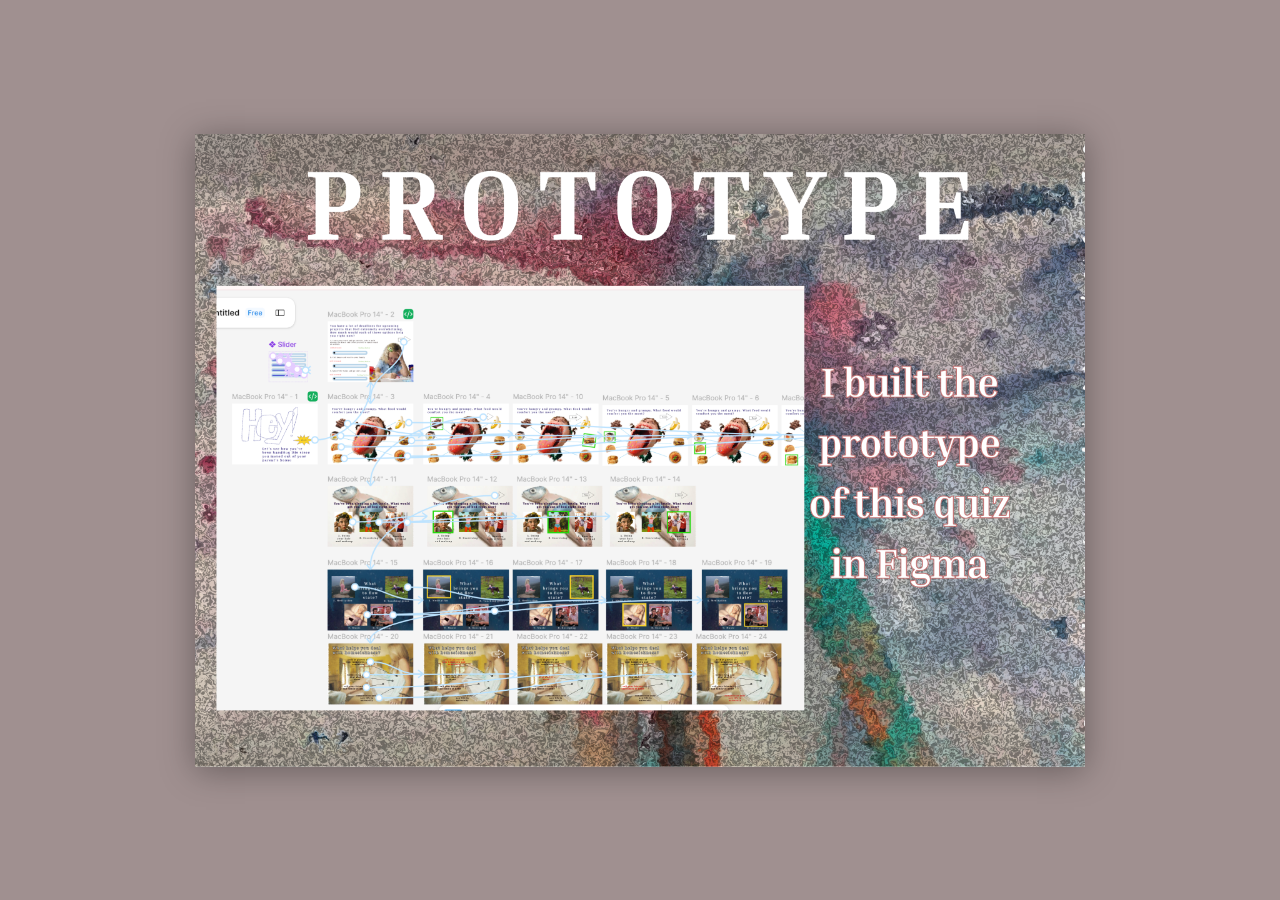
<file: page9.html>
<!DOCTYPE html>
<html lang="en">
<head>
  <meta charset="UTF-8" />
  <meta name="viewport" content="width=device-width, initial-scale=1.0"/>
  <title>Page 9</title>
  <style>
    * {
      -webkit-font-smoothing: antialiased;
      box-sizing: border-box;
    }
    html, body {
      margin: 0;
      height: 100%;
    }
    .page-wrapper {
      display: flex;
      justify-content: center;
      align-items: center;
      height: 100vh;
      background: #a09090;
    }
    .macbook-pro {
      position: relative;
      width: 890px;
      height: 633px;
      overflow: hidden;
      box-shadow: 0 4px 32px rgba(0,0,0,0.35);
    }
    .bg-image {
      position: absolute;
      top: 0;
      left: 0;
      width: 100%;
      height: 100%;
      object-fit: cover;
      object-position: center;
    }
  </style>
</head>
<body>
<div class="page-wrapper">
  <div class="macbook-pro">
    <img class="bg-image" src="img/page9-bg.png" alt="Prototype" />
  </div>
</div>
</body>
</html>
</file>
